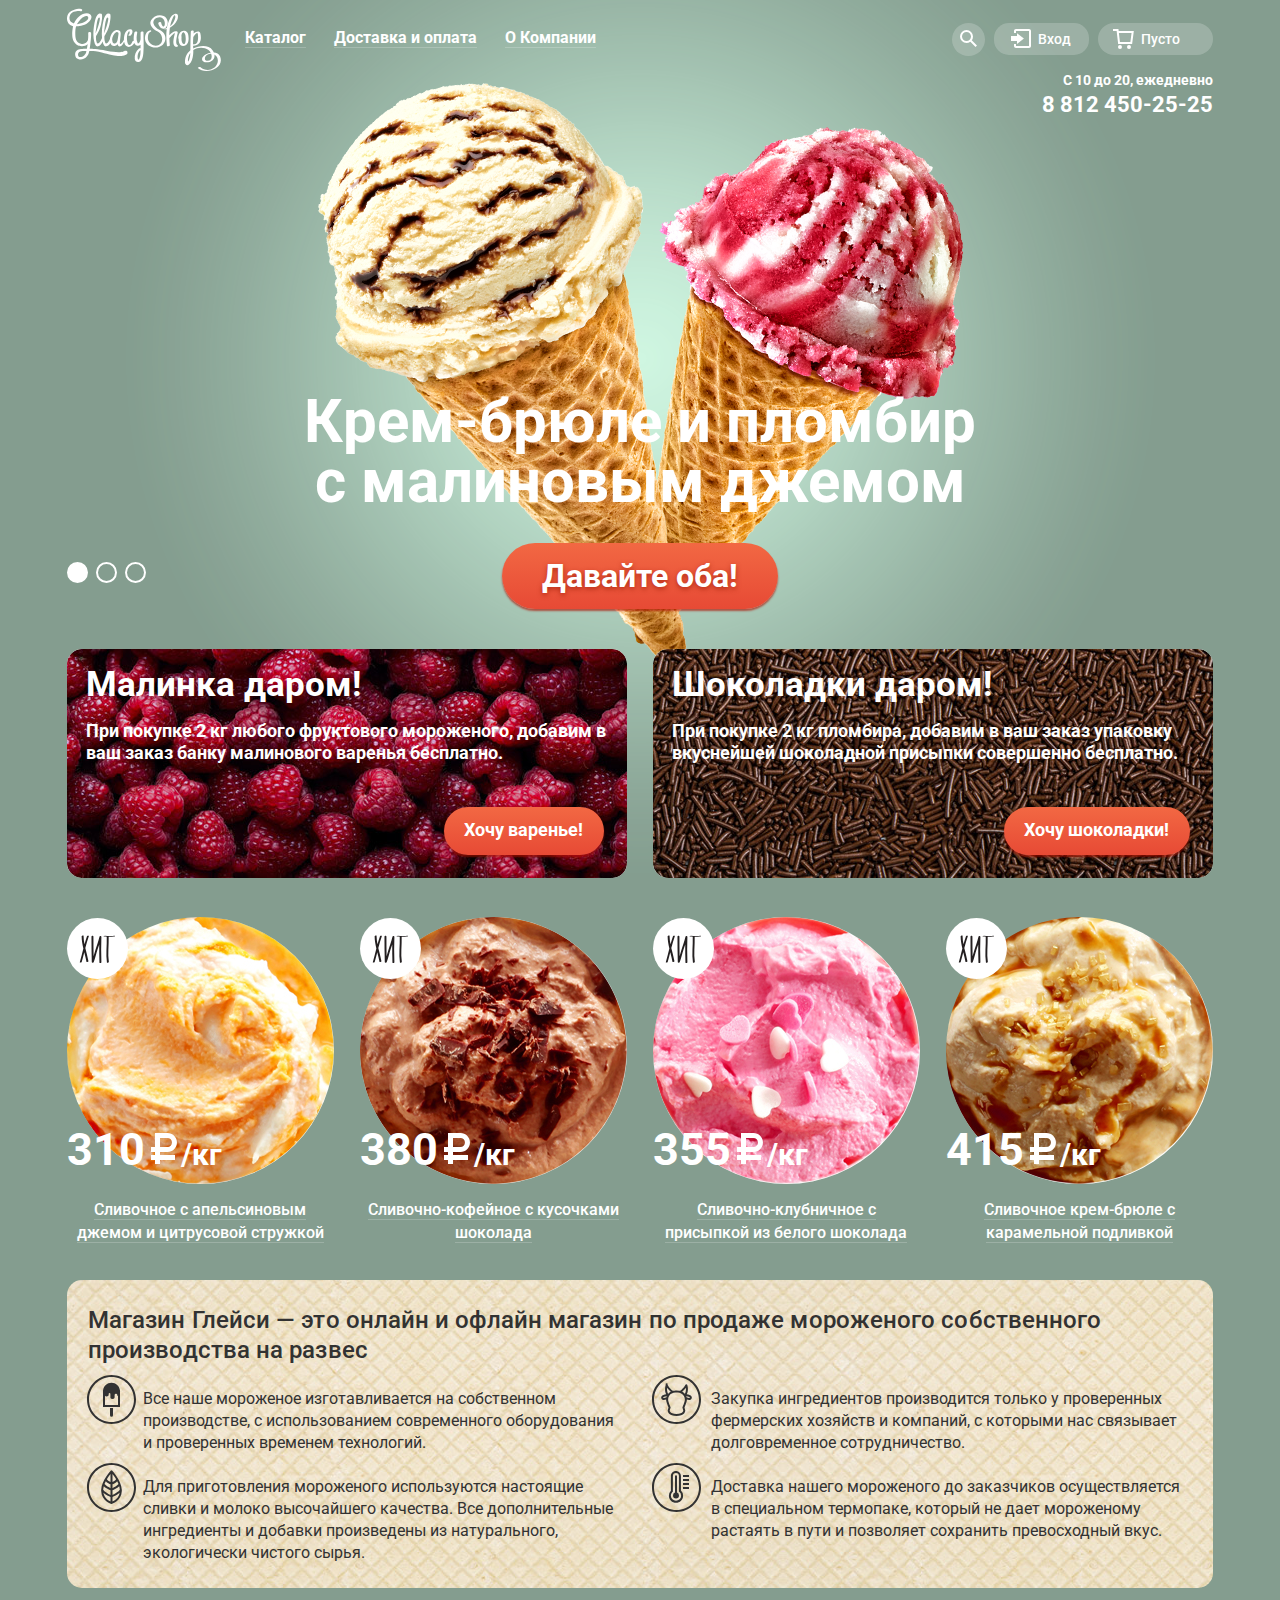
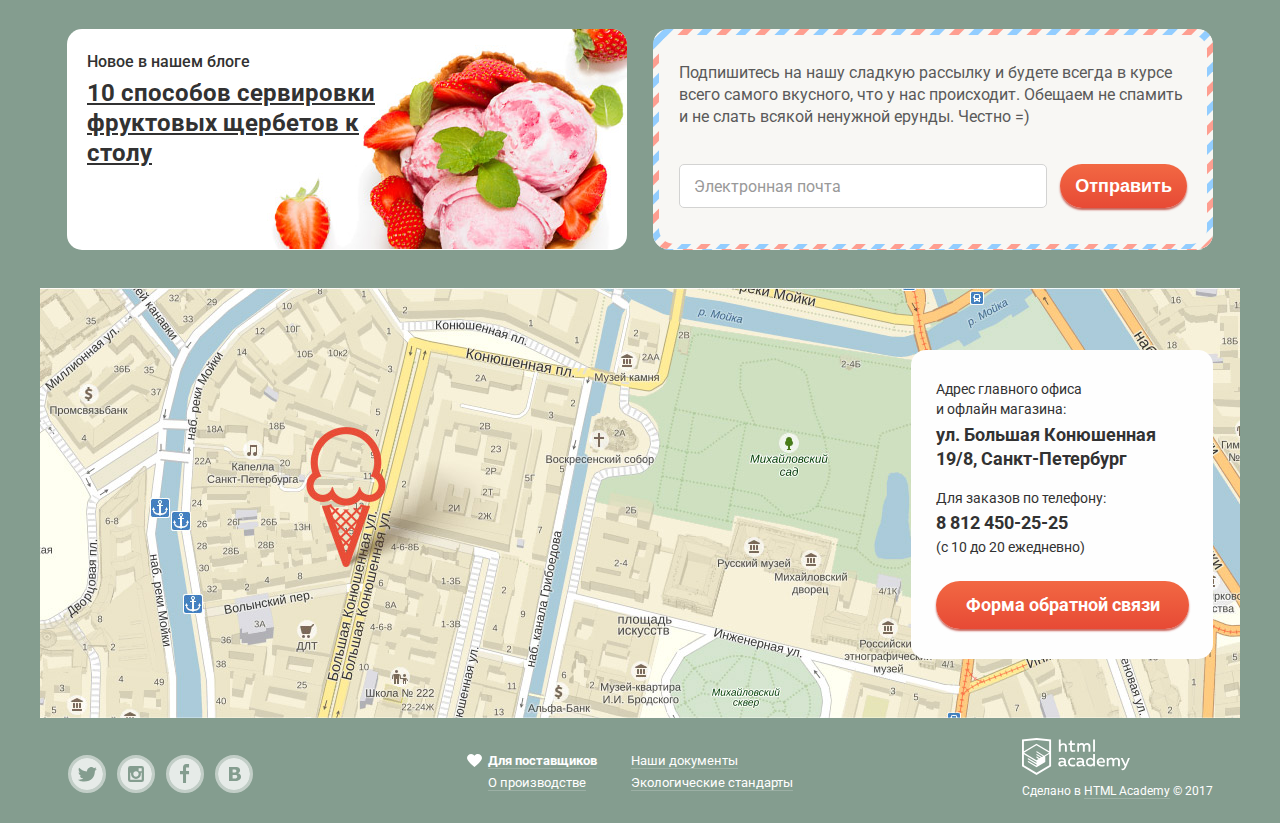
<file: index.html>
<!DOCTYPE html>
<html lang="ru">

  <head>
    <meta charset="utf-8">
    <meta name="format-detection" content="telephone=no">
    <title>HTML Academy: Глейси</title>
    <link rel="stylesheet" href="css/normalize.css">
    <link rel="stylesheet" href="css/style.min.css">
    <link href="https://fonts.googleapis.com/css?family=Roboto:400,500,700" rel="stylesheet">
  </head>

  <body>

    <input class="slider-radio" type="radio" id="btn-1" name="toggle" checked>
    <input class="slider-radio" type="radio" id="btn-2" name="toggle">
    <input class="slider-radio" type="radio" id="btn-3" name="toggle">

    <div class="site-wrapper">
      <header class="main-header container">
        <nav class="main-navigation">
          <img src="img/logo.svg" width="154" height="64" alt="Логотип Глейси">
          <ul class="site-navigation">
            <li class="site-item">
              <a class="item-catalog" href="catalog.html"><span class="borderline">Каталог</span></a>
              <ul class="main-navigation-sub">
                <li class="main-navigation-title">Новинки
                </li>
                <li class="sub-item"><a class="sub-link" href="catalog.html">Сливочное</a>
                </li>
                <li class="sub-item"><a class="sub-link" href="#">Щербеты</a>
                </li>
                <li class="sub-item"><a  class="sub-link" href="#">Фруктовый лёд</a>
                </li>
                <li class="sub-item"><a  class="sub-link" href="#">Мелорин</a>
                </li>
              </ul>
            </li>
            <li class="site-item"><a href="#"><span class="borderline">Доставка и оплата</span></a>
            </li>
            <li class="site-item"><a href="#"><span class="borderline">О Компании</span></a>
            </li>
          </ul>
          <aside class="user-information">
            <ul class="user-navigation">
              <li class="search-link">
                <a class="search-link-item" href="#">
                    <span class="visually-hidden">Поиск</span>
                    <svg xmlns="http://www.w3.org/2000/svg" xmlns:xlink="http://www.w3.org/1999/xlink" width="17" height="17" viewBox="0 0 17 17">
                      <path d="M16.958 15.527L11.75 10.32A6.455 6.455 0 0 0 13 6.5 6.5 6.5 0 1 0 6.5 13a6.465 6.465 0 0 0 3.839-1.263l5.205 5.204 1.414-1.414zM6.5 11C4.019 11 2 8.981 2 6.5S4.019 2 6.5 2 11 4.019 11 6.5 8.981 11 6.5 11z" />
                    </svg>
                  </a>
                <form class="form-search" method="post">
                  <label class="search-form" for="search">
                    <span class="visually-hidden">Поиск</span>
                    <input type="search" name="search" id="search">
                    <span class="search-form-placeholder">Что ищем?</span>
                  </label>
                </form>
              </li>
              <li class="login-items">
                <a class="login-link" href="#login.html">Вход
                  <svg class="login-image" xmlns="http://www.w3.org/2000/svg" xmlns:xlink="http://www.w3.org/1999/xlink" width="21" height="19" viewBox="0 0 21 19">
                    <g>
                      <path d="M6 14.875L12.917 9.5 6 4.125v2.917H-.042v4.917H6z"/>
                      <path d="M18 0H5C3.9 0 3 .9 3 2v2h2V2h13v15H5v-2H3v2c0 1.1.9 2 2 2h13c1.1 0 2-.9 2-2V2c0-1.1-.9-2-2-2z"/>
                    </g>
                  </svg>
                </a>
                <form class="form-sign" action="#" method="get">
                  <div class="form-login">
                    <label class="login-email" for="login">
                      <span class="visually-hidden">Электронная почта</span>
                      <input type="email" name="login" id="login" required>
                      <span class="form-login-placeholder">Электронная почта</span>
                    </label>
                    <label class="login-password" for="password">
                      <span class="visually-hidden">Пароль</span>
                      <input type="password" name="password" id="password" required>
                      <span class="form-password-placeholder">Пароль</span>
                    </label>
                  </div>
                  <div class="login-enter">
                    <button class="button" type="submit" name="enter">
                        <span class="enter-title">Войти</span>
                    </button>
                    <div class="login-hrefs">
                      <a href="#">Забыли пароль?</a>
                      <a href="#">Новая регистрация</a>
                    </div>
                  </div>
                </form>
              </li>
              <li class="basket-link">
                <a class="basket-link-empty" href="#">Пусто
                  <svg xmlns="http://www.w3.org/2000/svg" width="21" height="20" viewBox="0 0 21 20">
                    <g>
                      <path d="M5.657 2.031L5.422 0H0v2h3.64l1.5 13h13.988l1.699-12.969H5.657zM17.372 13H6.922L5.888 4.031h12.66L17.372 13z"/>
                      <circle cx="6.984" cy="18" r="2"/>
                      <circle cx="15.984" cy="18" r="2"/>
                    </g>
                  </svg>
                </a>
              </li>
            </ul>
            <div class="working-information">
              <p class="working-time">С 10 до 20, ежедневно</p>
              <p class="working-phone">8 812 450-25-25</p>
            </div>
          </aside>
        </nav>
      </header>

      <main class="container">
        <h1 class="visually-hidden">Магазин мороженого «Глейси»</h1>
        <section class="main-banner">
          <h2 class="visually-hidden">Предложения</h2>
          <div class="slider">
            <div class="slide" id="slide1">
              <p class="slide-text">Крем-брюле и пломбир с малиновым джемом</p>
              <a class="button slide-btn" href="#">Давайте оба!</a>
            </div>
            <div class="slide" id="slide2">
              <p class="slide-text">Шоколадный пломбир и лимонный сорбет</p>
              <a class="button slide-btn" href="#">Давайте оба!</a>
            </div>
            <div class="slide" id="slide3">
              <p class="slide-text">Пломбир с помадкой и клубничный щербет</p>
              <a class="button slide-btn" href="#">Давайте оба!</a>
            </div>
            <div class="slider-controls">
              <label for="btn-1"></label>
              <label for="btn-2"></label>
              <label for="btn-3"></label>
            </div>
          </div>
        </section>
        <section class="banners">
          <article class="banner-left">
            <h2 class="banner-title">Малинка даром!</h2>
            <p class="banner-text">При покупке 2 кг любого фруктового мороженого, добавим в ваш заказ банку малинового варенья бесплатно.</p>
            <a class="button banner-btn" href="#">Хочу варенье!</a>
          </article>
          <article class="banner-right">
            <h2 class="banner-title">Шоколадки даром!</h2>
            <p class="banner-text">При покупке 2 кг пломбира, добавим в ваш заказ упаковку вкуснейшей шоколадной присыпки совершенно бесплатно.</p>
            <a class="button banner-btn" href="#">Хочу шоколадки!</a>
          </article>
        </section>
        <section class="popular">
          <h2 class="visually-hidden">Хиты</h2>
          <article class="popular-item">
            <p class="catalog-item-image">
              <img src="img/ice-1.jpg" width="267" height="267" alt="Мороженое">
            </p>
            <p class="catalog-item-price">
              <b>
                <span class="catalog-price">310</span> 
                <span class="catalog-weight">/кг</span>
              </b>
            </p>
            <h3>
              <a href="#"><span class="underline">Сливочное с апельсиновым джемом и цитрусовой стружкой</span></a>
            </h3>
            <div class="item-hover">
              <button class="button btn-red-catalog" type="button">Быстрый просмотр</button>
            </div>
          </article>
          <article class="popular-item">
            <p class="catalog-item-image">
              <img src="img/ice-2.jpg" width="267" height="267" alt="Мороженое">
            </p>
            <p class="catalog-item-price">
              <b>
                <span class="catalog-price">380</span> 
                <span class="catalog-weight">/кг</span>
              </b>
            </p>
            <h3>
              <a href="#"><span class="underline">Сливочно-кофейное с кусочками шоколада</span></a>
            </h3>
            <div class="item-hover">
              <button class="button btn-red-catalog" type="button">Быстрый просмотр</button>
            </div>
          </article>
          <article class="popular-item">
            <p class="catalog-item-image">
              <img src="img/ice-3.jpg" width="267" height="267" alt="Мороженое">
            </p>
            <p class="catalog-item-price">
              <b>
                <span class="catalog-price">355</span> 
                <span class="catalog-weight">/кг</span>
              </b>
            </p>
            <h3>
              <a href="#"><span class="underline">Сливочно-клубничное с присыпкой из белого шоколада</span></a>
            </h3>
            <div class="item-hover">
              <button class="button btn-red-catalog" type="button">Быстрый просмотр</button>
            </div>
          </article>
          <article class="popular-item">
            <p class="catalog-item-image">
              <img src="img/ice-4.jpg" width="267" height="267" alt="Мороженое">
            </p>
            <p class="catalog-item-price">
              <b>
                <span class="catalog-price">415</span> 
                <span class="catalog-weight">/кг</span>
              </b>
            </p>
            <h3>
              <a href="#"><span class="underline">Сливочное крем-брюле с карамельной подливкой</span></a>
            </h3>
            <div class="item-hover">
              <button class="button btn-red-catalog" type="button">Быстрый просмотр</button>
            </div>
          </article>
        </section>
        <section class="features">
          <h2 class="visually-hidden">Преимущества</h2>
          <p class="feature-info">
            Магазин Глейси — это онлайн и офлайн магазин по продаже мороженого собственного производства на развес
          </p>
          <ul class="features-items">
            <li class="features-item">
              <p>Все наше мороженое изготавливается на собственном производстве, с использованием современного оборудования и
                проверенных временем технологий.</p>
            </li>
            <li class="features-item">
              <p>Закупка ингредиентов производится только у проверенных фермерских хозяйств и компаний, с которыми нас связывает
                долговременное сотрудничество.</p>
            </li>
            <li class="features-item">
              <p>Для приготовления мороженого используются настоящие сливки и молоко высочайшего качества. Все дополнительные
                ингредиенты и добавки произведены из натурального, экологически чистого сырья.</p>
            </li>
            <li class="features-item">
              <p>Доставка нашего мороженого до заказчиков осуществляется в специальном термопаке, который не дает мороженому растаять
                в пути и позволяет сохранить превосходный вкус.</p>
            </li>
          </ul>
        </section>
        <div class="news-email">
          <section class="news">
            <h2 class="visually-hidden">Новости</h2>
            <p class="news-title">Новое в нашем блоге</p>
            <h3>
              <a class="blog-title" href="#">10 способов сервировки фруктовых щербетов к столу</a>
            </h3>
          </section>
          <section class="email-list">
            <div class="email-wrapper">
              <h2 class="visually-hidden">Рассылка</h2>
              <p class="email-list-text">Подпишитесь на нашу сладкую рассылку и будете всегда в курсе всего самого вкусного, что у нас происходит. Обещаем
                не спамить и не слать всякой ненужной ерунды. Честно =)</p>
              <form class="email-list-item" action="#" method="post">
                <div class="email-list-wrapper">
                  <label class="email-post" for="email-list-email">
                    <span class="visually-hidden">Электронная почта</span>
                    <input type="email" name="email" id="email-list-email" required>
                    <span class="email-placeholder">Электронная почта</span>
                  </label>
                </div>
                <button class="button email-list-button" type="submit" name="send">Отправить</button>
              </form>
            </div>
          </section>
        </div>
      </main>
      <section class="map" id="map">
        <h2 class="visually-hidden">Как до нас добраться</h2>
        <iframe src="https://yandex.ru/map-widget/v1/-/CBUnzFa33B" width="1200" height="430" allowfullscreen></iframe>
        <img class="map-image" src="img/map.jpg" alt="Магазин по адресу ул. Большая Конюшенная 19/8, Санкт-Петербург" width="1200" height="430">
        <div class="container">
          <div class="container-map">
            <div class="adress-block">
              <p class="adress-block-item">
                Адрес главного офиса
                <br> и офлайн магазина:
              </p>
              <b class="adress-block-item-bold">
                ул. Большая Конюшенная 19/8, Санкт-Петербург
              </b>
              <p class="adress-block-item">
                Для заказов по телефону:
              </p>
              <b class="adress-block-phone">
                8 812 450-25-25
              </b>
              <p class="adress-block-time">(с 10 до 20 ежедневно)</p>
              <a class="button contacts-button" href="#">Форма обратной связи</a>
            </div>
          </div>
        </div>
      </section>
      <footer class="main-footer">
        <div class="footer-social-icons">
          <ul class="footer-social">
            <li class="social-item"><a class="social-button social-button-twitter" href="#"><span class="visually-hidden">Твиттер</span></a>
            </li>
            <li class="social-item"><a class="social-button social-button-instagram" href="#"><span class="visually-hidden">Инстаграм</span></a>
            </li>
            <li class="social-item"><a class="social-button social-button-facebook" href="#"><span class="visually-hidden">Фейсбук</span></a>
            </li>
            <li class="social-item"><a class="social-button social-button-vk" href="#"><span class="visually-hidden">Вконтакте</span></a>
            </li>
          </ul>
        </div>
        <div class="footer-information">
          <ul class="footer-links">
            <li class="footer-link footer-heart"><a href="#"><b class="underline">Для поставщиков</b></a>
            </li>
            <li class="footer-link"><a href="#"><span class="underline">Наши документы</span></a>
            </li>
            <li class="footer-link"><a href="#"><span class="underline">О производстве</span></a>
            </li>
            <li class="footer-link"><a href="#"><span class="underline">Экологические стандарты</span></a>
            </li>
          </ul>
        </div>
        <div class="footer-copyright">
          <p class="copyright-text">Сделано в <a class="copyright-link" href="https://htmlacademy.ru/intensive/htmlcss"><span class="underline">HTML Academy</span></a>          &copy; 2017
          </p>
          <a class="footer-logo" href="https://htmlacademy.ru/intensive/htmlcss">
            <img src="img/logo-htmlacademy.svg" width="108" height="39" alt="HTML Academy">
          </a>
        </div>
      </footer>
      <div class="modal-overlay">
      </div>
      <section class="modal-content">
        <h2 class="visually-hidden">Обратная связь</h2>
        <form action="#" method="post" novalidate>
          <p class="modal-content-title">Мы обязательно вам ответим!</p>
          <div class="form-item">
            <p>
              <label for="feedback-name"><span class="visually-hidden">Имя</span>
                <input type="text" name="feedback-name" id="feedback-name" required>
                <span class="modal-content-placeholder">Как вас зовут?</span>
              </label>
            </p>
            <p>
              <label for="feedback-email"><span class="visually-hidden">Поиск</span>
                <input type="email" name="feedback-email" id="feedback-email" required>
                <span class="modal-content-placeholder">Ваша почта для ответа?</span>
              </label>
            </p>
            <p>
              <label for="feedback-text"><span class="visually-hidden">Текст</span>
                <textarea name="feedback-text" id="feedback-text" rows="4" cols="55" required></textarea>
                <span class="modal-content-placeholder">Напишите что-нибудь...</span>
              </label>
            </p>
            <button class="button modal-btn" type="submit"><span>Отправить</span></button>
            <button class="modal-content-close" type="button" title="Закрыть">Закрыть</button>
          </div> 
        </form>
      </section>
    </div>

    <script src="js/script.min.js"></script>

  </body>

  </html>
</file>
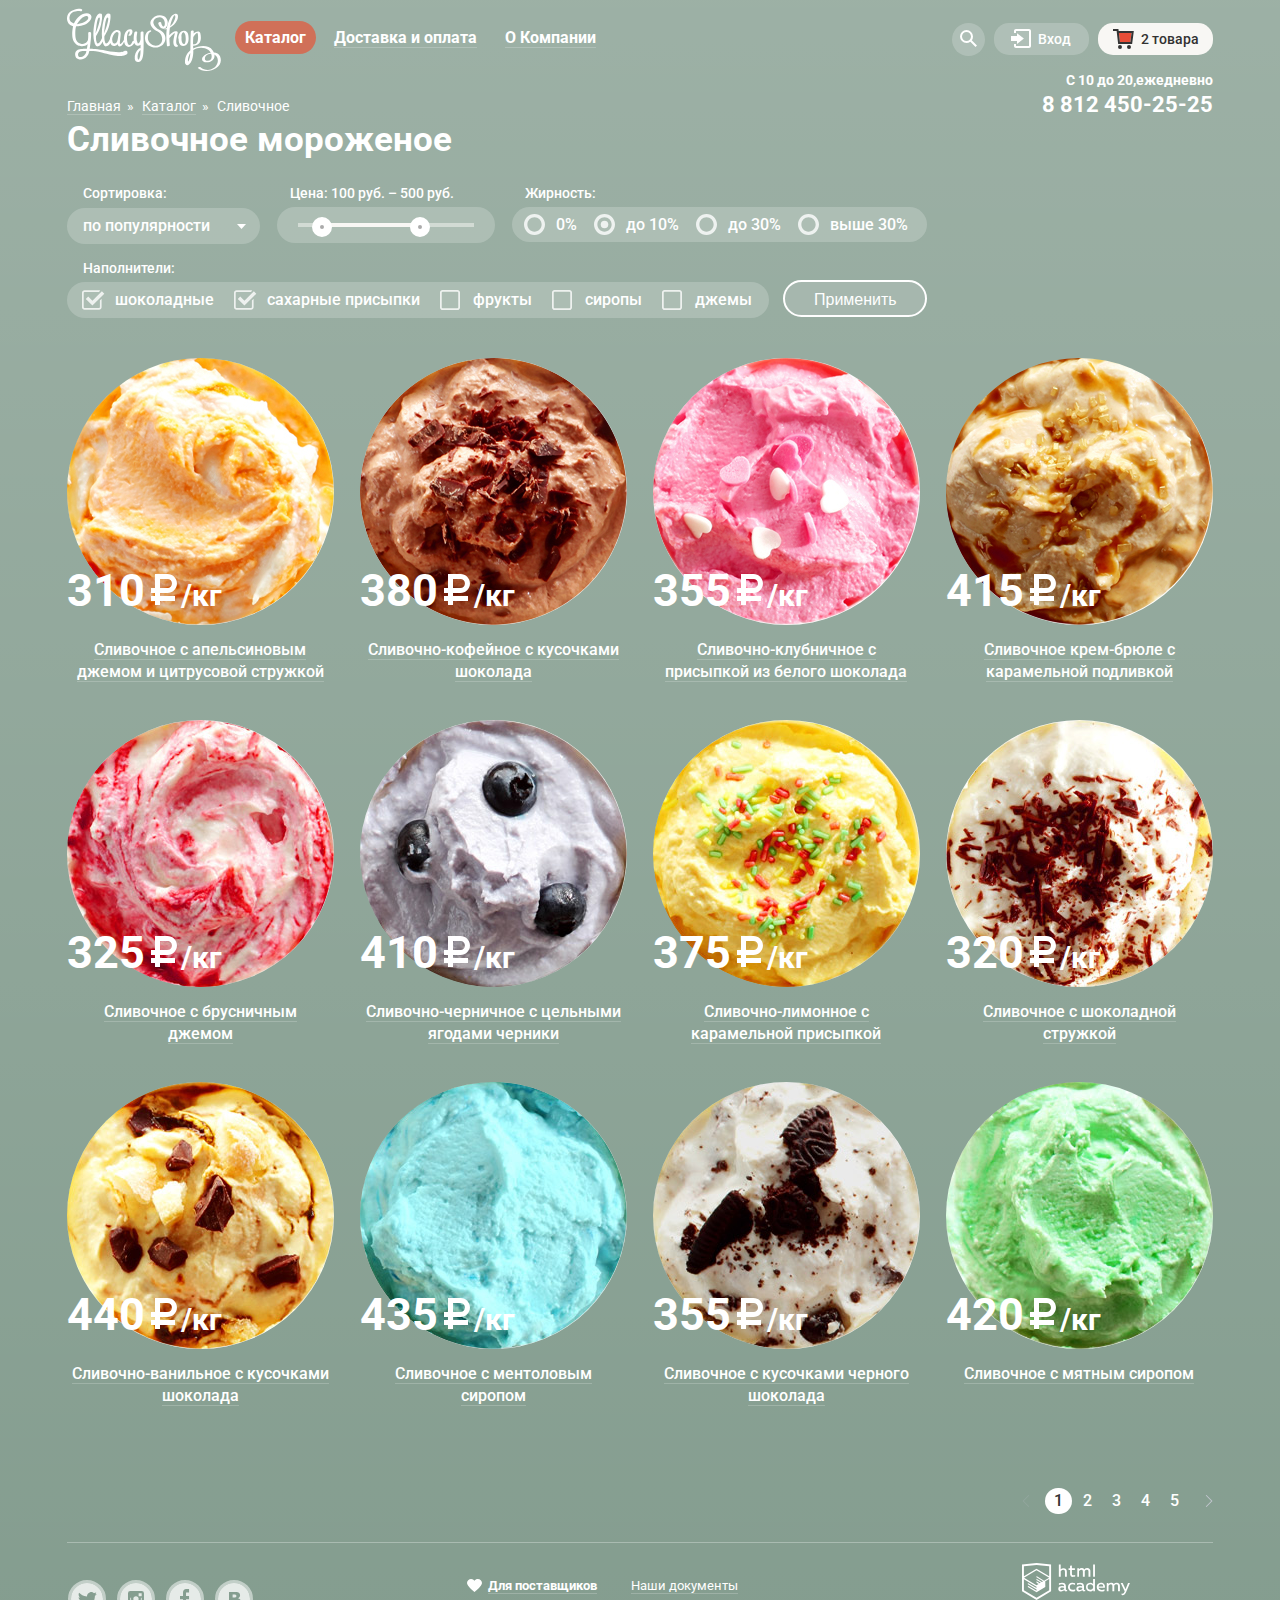
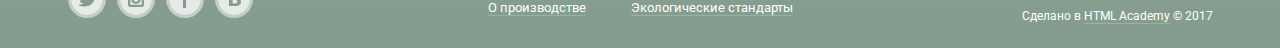
<file: catalog.html>
<!DOCTYPE html>
<html lang="ru">

  <head>
    <meta charset="utf-8">
    <meta name="format-detection" content="telephone=no">
    <title>HTML Academy: Глейси</title>
    <link rel="stylesheet" href="css/normalize.css">
    <link rel="stylesheet" href="css/style.min.css">
    <link href="https://fonts.googleapis.com/css?family=Roboto:400,500,700" rel="stylesheet">
  </head>

  <body>

    <div class="site-wrapper-2">
      <header class="main-header container">
        <nav class="main-navigation">
          <a href="index.html">
            <img src="img/logo.svg" width="154" height="64" alt="Логотип Глейси">
          </a>
          <ul class="site-navigation">
            <li class="site-item"><a class="site-navigation-current" href="catalog.html">Каталог</a>
              <ul class="main-navigation-sub">
                <li class="main-navigation-title">Новинки
                </li>
                <li class="sub-item active">
                  <a class="item-catalog" href="catalog.html"><span class="active-link">Сливочное</span></a>
                </li>
                <li class="sub-item"><a href="#">Щербеты</a>
                </li>
                <li class="sub-item"><a href="#">Фруктовый лёд</a>
                </li>
                <li class="sub-item"><a href="#">Мелорин</a>
                </li>
              </ul>
            </li>
            <li class="site-item"><a href="#"><span class="borderline">Доставка и оплата</span></a>
            </li>
            <li class="site-item"><a href="#"><span class="borderline">О Компании</span></a>
            </li>
          </ul>
          <aside class="user-information">
            <ul class="user-navigation">
              <li class="search-link">
                <a class="search-link-item" href="#"><span class="visually-hidden">Поиск</span>
                  <svg xmlns="http://www.w3.org/2000/svg" xmlns:xlink="http://www.w3.org/1999/xlink" width="17" height="17" viewBox="0 0 17 17">
                    <path d="M16.958 15.527L11.75 10.32A6.455 6.455 0 0 0 13 6.5 6.5 6.5 0 1 0 6.5 13a6.465 6.465 0 0 0 3.839-1.263l5.205 5.204 1.414-1.414zM6.5 11C4.019 11 2 8.981 2 6.5S4.019 2 6.5 2 11 4.019 11 6.5 8.981 11 6.5 11z"/>
                  </svg>
                </a>
                <form class="form-search" method="post">
                  <label class="search-form" for="search">
                    <span class="visually-hidden">Поиск</span>
                    <input type="search" name="search" id="search">
                    <span class="search-form-placeholder">Что ищем?</span>
                  </label>
                </form>
              </li>
              <li class="login-items">
                <a class="login-link" href="#login.html">Вход
                  <svg class="login-image" xmlns="http://www.w3.org/2000/svg" xmlns:xlink="http://www.w3.org/1999/xlink" width="21" height="19" viewBox="0 0 21 19">
                    <g>
                      <path d="M6 14.875L12.917 9.5 6 4.125v2.917H-.042v4.917H6z"/>
                      <path d="M18 0H5C3.9 0 3 .9 3 2v2h2V2h13v15H5v-2H3v2c0 1.1.9 2 2 2h13c1.1 0 2-.9 2-2V2c0-1.1-.9-2-2-2z"/>
                    </g>
                  </svg>
                </a>
                <form class="form-sign" action="#" method="get">
                  <div class="form-login">
                    <label class="login-email" for="login">
                      <span class="visually-hidden">Электронная почта</span>
                      <input type="email" name="login" id="login" required>
                      <span class="form-login-placeholder">Электронная почта</span>
                    </label>
                    <label class="login-password" for="password">
                      <span class="visually-hidden">Пароль</span>
                      <input type="password" name="password" id="password" required>
                      <span class="form-password-placeholder">Пароль</span>
                    </label>
                  </div>
                  <div class="login-enter">
                    <button class="button" type="submit" name="enter">
                      <span class="enter-title">Войти</span>
                    </button>
                    <div class="login-hrefs">
                      <a href="#">Забыли пароль?</a>
                      <a href="#">Новая регистрация</a>
                    </div>
                  </div>
                </form>
              </li>
              <li class="basket-link">
                <a class="basket-item" href="#">2 товара</a>
                <div class="basket-wrapper">
                  <table class="basket-table">
                    <caption class="basket-price">Итого: 750 руб.</caption>
                    <tbody>
                      <tr class="basket-row-1">
                        <td class="basket-cell-1">
                          <button class="basket-btn-delete" type="button">Удалить</button>
                        </td>
                        <td class="basket-cell-2">
                          <img src="img/ice-basket-1.jpg" width="33" height="33" alt="Пломбир с апельсиновым джемом">
                        </td>
                        <td class="basket-cell-3">Пломбир с апельсиновым джемом</td>
                        <td class="basket-cell-4">
                          1,5 кг x <span class="item-price">200 руб.</span>
                        </td>
                        <td class="basket-cell-5">300 руб.</td>
                      </tr>
                      <tr class="basket-row-2">
                        <td class="basket-cell-1">
                          <button class="basket-btn-delete" type="button">Удалить</button>
                        </td>
                        <td class="basket-cell-2">
                          <img src="img/ice-basket-2.jpg" width="33" height="33" alt="Клубничный пломбир с присыпкой из белого шоколада">
                        </td>
                        <td class="basket-cell-3">Клубничный пломбир с присыпкой из белого шоколада</td>
                        <td class="basket-cell-4">
                          1,5 кг x <span class="item-price">300 руб.</span>
                        </td>
                        <td class="basket-cell-5">450 руб.</td>
                      </tr>
                    </tbody>
                  </table>
                  <div class="table-button">
                    <a class="button red-btn-basket" href="#">Оформить заказ</a>
                  </div>
                </div>
              </li>
            </ul>
            <div class="working-information">
              <p class="working-time">С 10 до 20,ежедневно</p>
              <p class="working-phone"><a>8 812 450-25-25</a></p>
            </div>
          </aside>
        </nav>
      </header>

      <main class="container">
        <ul class="breadcrumbs titles">
          <li><a href="index.html"><span class="underline">Главная</span></a>
          </li>
          <li><a href="catalog.html"><span class="underline">Каталог</span></a>
          </li>
          <li class="breadcrumbs-current">Сливочное</li>
        </ul>
        <h1 class="page-title">Сливочное мороженое</h1>
        <section class="filters">
          <h2 class="visually-hidden">Фильтр товаров</h2>
          <form class="filter" method="get" action="#">
            <fieldset class="filters-sort">
              <legend class="titles">Сортировка:</legend>
              <label class="visually-hidden" for="sort">Сортировка:</label>
              <select class="sort-option" id="sort">
                <option value="popular" selected>по популярности</option>
                <option value="cheap">сначала недорогие</option>
                <option value="expensive">сначала дорогие</option>
                <option value="fat-content">по жирности</option>
              </select>
            </fieldset>
            <fieldset class="filters-price">
              <legend class="titles">Цена: <span class="filter-min-price">100 руб.</span> – <span class="filter-max-price">500 руб.</span>
              </legend>
              <div class="filter-field-price">
                <div class="filter-price-scale">
                  <div class="filter-price-bar"></div>
                </div>
                <div class="filter-price-toggle  filter-toggle-min"></div>
                <div class="filter-price-toggle  filter-toggle-max"></div>
              </div>
            </fieldset>
            <fieldset class="filters-fat">
              <legend class="titles">Жирность:</legend>
              <ul class="fat">
                <li class="filter-option">
                  <input class="visually-hidden filter-radio-input" type="radio" name="fat-percent" value="zero" id="filter-zero">
                  <label class="filter-radio-label" for="filter-zero">0%</label>
                </li>
                <li class="filter-option">
                  <input class="visually-hidden ffilter-radio-input" type="radio" name="fat-percent" value="less-ten" id="filter-ten" checked>
                  <label class="filter-radio-label" for="filter-ten"> до 10% </label>
                </li>
                <li class="filter-option">
                  <input class="visually-hidden filter-radio-input" type="radio" name="fat-percent" value="less-30" id="filter-30">
                  <label class="filter-radio-label" for="filter-30">до 30%</label>
                </li>
                <li class="filter-option">
                  <input class="visually-hidden filter-radio-input" type="radio" name="fat-percent" value="higher-30" id="filter-higher-30">
                  <label class="filter-radio-label" for="filter-higher-30">выше 30%</label>
                </li>
              </ul>
            </fieldset>
            <fieldset class="filters-fillers">
              <legend class="titles">Наполнители:</legend>
              <ul class="fillers">
                <li class="filler-option">
                  <input class="visually-hidden" type="checkbox" name="chocolate" id="filter-chocolate" checked>
                  <label for="filter-chocolate">шоколадные</label>
                </li>
                <li class="filler-option">
                  <input class="visually-hidden" type="checkbox" name="sugar" id="filter-sugar" checked>
                  <label for="filter-sugar">сахарные присыпки</label>
                </li>
                <li class="filler-option">
                  <input class="visually-hidden" type="checkbox" name="fruits" id="filter-fruits">
                  <label for="filter-fruits">фрукты</label>
                </li>
                <li class="filler-option">
                  <input class="visually-hidden" type="checkbox" name="syrup" id="filter-syrup">
                  <label for="filter-syrup">сиропы</label>
                </li>
                <li class="filler-option">
                  <input class="visually-hidden" type="checkbox" name="jam" id="filter-jam">
                  <label for="filter-jam">джемы</label>
                </li>
              </ul>
            </fieldset>
            <button class="filter-button" type="submit">Применить</button>
          </form>
        </section>
        <section class="catalog">
          <h2 class="visually-hidden">Список мороженого</h2>
          <div class="catalog-wrapper">
            <article class="catalog-item">
              <p class="catalog-item-image">
                <img src="img/ice-1.jpg" width="267" height="267" alt="Мороженое">
              </p>
              <p class="catalog-item-price">
                <b>
                  <span class="catalog-price">310</span> 
                  <span class="catalog-weight">/кг</span>
                </b>
              </p>
              <h3>
                <a href="#"><span class="underline">Сливочное с апельсиновым джемом и цитрусовой стружкой</span></a>
              </h3>
              <div class="item-hover">
                <button class="button btn-red-catalog" type="button">Быстрый просмотр</button>
              </div>
            </article>
            <article class="catalog-item">
              <p class="catalog-item-image">
                <img src="img/ice-2.jpg" width="267" height="267" alt="Мороженое">
              </p>
              <p class="catalog-item-price">
                <b>
                  <span class="catalog-price">380</span>
                  <span class="catalog-weight">/кг</span>
                </b>
              </p>
              <h3>
                <a href="#"><span class="underline">Сливочно-кофейное с кусочками шоколада</span></a>
              </h3>
              <div class="item-hover">
                <button class="button btn-red-catalog" type="button">Быстрый просмотр</button>
              </div>
            </article>
            <article class="catalog-item">
              <p class="catalog-item-image">
                <img src="img/ice-3.jpg" width="267" height="267" alt="Мороженое">
              </p>
              <p class="catalog-item-price">
                <b>
                  <span class="catalog-price">355</span>
                  <span class="catalog-weight">/кг</span>
                </b>
              </p>
              <h3>
                <a href="#"><span class="underline">Сливочно-клубничное с присыпкой из белого шоколада</span></a>
              </h3>
              <div class="item-hover">
                <button class="button btn-red-catalog" type="button">Быстрый просмотр</button>
              </div>
            </article>
            <article class="catalog-item">
              <p class="catalog-item-image">
                <img src="img/ice-4.jpg" width="267" height="267" alt="Мороженое">
              </p>
              <p class="catalog-item-price">
                <b>
                  <span class="catalog-price">415</span> 
                  <span class="catalog-weight">/кг</span>
                </b>
              </p>
              <h3>
                <a href="#"><span class="underline">Сливочное крем-брюле с карамельной подливкой</span></a>
              </h3>
              <div class="item-hover">
                <button class="button btn-red-catalog" type="button">Быстрый просмотр</button>
              </div>
            </article>
            <article class="catalog-item">
              <p class="catalog-item-image">
                <img src="img/ice-5.jpg" width="267" height="267" alt="Мороженое">
              </p>
              <p class="catalog-item-price">
                <b>
                  <span class="catalog-price">325</span> 
                  <span class="catalog-weight">/кг</span>
                </b>
              </p>
              <h3>
                <a href="#"><span class="underline">Сливочное с брусничным джемом</span></a>
              </h3>
              <div class="item-hover">
                <button class="button btn-red-catalog" type="button">Быстрый просмотр</button>
              </div>
            </article>
            <article class="catalog-item">
              <p class="catalog-item-image">
                <img src="img/ice-6.jpg" width="267" height="267" alt="Мороженое">
              </p>
              <p class="catalog-item-price">
                <b>
                  <span class="catalog-price">410</span> 
                  <span class="catalog-weight">/кг</span>
                </b>
              </p>
              <h3>
                <a href="#"><span class="underline">Сливочно-черничное с цельными ягодами черники</span></a>
              </h3>
              <div class="item-hover">
                <button class="button btn-red-catalog" type="button">Быстрый просмотр</button>
              </div>
            </article>
            <article class="catalog-item">
              <p class="catalog-item-image">
                <img src="img/ice-7.jpg" width="267" height="267" alt="Мороженое">
              </p>
              <p class="catalog-item-price">
                <b>
                  <span class="catalog-price">375</span>
                  <span class="catalog-weight">/кг</span>
                </b>
              </p>
              <h3>
                <a href="#"><span class="underline">Сливочно-лимонное с карамельной присыпкой</span></a>
              </h3>
              <div class="item-hover">
                <button class="button btn-red-catalog" type="button">Быстрый просмотр</button>
              </div>
            </article>
            <article class="catalog-item">
              <p class="catalog-item-image">
                <img src="img/ice-8.jpg" width="267" height="267" alt="Мороженое">
              </p>
              <p class="catalog-item-price">
                <b>
                  <span class="catalog-price">320</span> 
                  <span class="catalog-weight">/кг</span>
                </b>
              </p>
              <h3>
                <a href="#"><span class="underline">Сливочное с шоколадной стружкой</span></a>
              </h3>
              <div class="item-hover">
                <button class="button btn-red-catalog" type="button">Быстрый просмотр</button>
              </div>
            </article>
            <article class="catalog-item">
              <p class="catalog-item-image">
                <img src="img/ice-9.jpg" width="267" height="267" alt="Мороженое">
              </p>
              <p class="catalog-item-price">
                <b>
                  <span class="catalog-price">440</span>
                  <span class="catalog-weight">/кг</span>
                </b>
              </p>
              <h3>
                <a href="#"><span class="underline">Сливочно-ванильное с кусочками шоколада</span></a>
              </h3>
              <div class="item-hover">
                <button class="button btn-red-catalog" type="button">Быстрый просмотр</button>
              </div>
            </article>
            <article class="catalog-item">
              <p class="catalog-item-image">
                <img src="img/ice-10.jpg" width="267" height="267" alt="Мороженое">
              </p>
              <p class="catalog-item-price">
                <b>
                  <span class="catalog-price">435</span>
                  <span class="catalog-weight">/кг</span>
                </b>
              </p>
              <h3>
                <a href="#"><span class="underline">Сливочное с ментоловым сиропом</span></a>
              </h3>
              <div class="item-hover">
                <button class="button btn-red-catalog" type="button">Быстрый просмотр</button>
              </div>
            </article>
            <article class="catalog-item">
              <p class="catalog-item-image">
                <img src="img/ice-11.jpg" width="267" height="267" alt="Мороженое">
              </p>
              <p class="catalog-item-price">
                <b>
                  <span class="catalog-price">355</span> 
                  <span class="catalog-weight">/кг</span>
                </b>
              </p>
              <h3>
                <a href="#"><span class="underline">Сливочное с кусочками черного шоколада</span></a>
              </h3>
              <div class="item-hover">
                <button class="button btn-red-catalog" type="button">Быстрый просмотр</button>
              </div>
            </article>
            <article class="catalog-item">
              <p class="catalog-item-image">
                <img src="img/ice-12.jpg" width="267" height="267" alt="Мороженое">
              </p>
              <p class="catalog-item-price">
                <b>
                  <span class="catalog-price">420</span> 
                  <span class="catalog-weight">/кг</span>
                </b>
              </p>
              <h3>
                <a href="#"><span class="underline">Сливочное с мятным сиропом</span></a>
              </h3>
              <div class="item-hover">
                <button class="button btn-red-catalog" type="button">Быстрый просмотр</button>
              </div>
            </article>
          </div>
        </section>
        <section>
          <h2 class="visually-hidden">Пагинация</h2>
          <ul class="pagination-list">
            <li class="pagination-item  pagination-item-prev  pagination-prev-disabled"><a href="#"><span class="visually-hidden">Предыдущая страница</span></a>
            </li>
            <li class="pagination-item pagination-item-current"><a>1</a>
            </li>
            <li class="pagination-item"><a href="#">2</a>
            </li>
            <li class="pagination-item"><a href="#">3</a>
            </li>
            <li class="pagination-item"><a href="#">4</a>
            </li>
            <li class="pagination-item"><a href="#">5</a>
            </li>
            <li class="pagination-item pagination-item-next"><a href="#"></a>
            </li>
          </ul>
        </section>
      </main>

      <footer class="main-footer">
        <div class="footer-social-icons">
          <ul class="footer-social">
            <li class="social-item"><a class="social-button social-button-twitter" href="#"><span class="visually-hidden">Твиттер</span></a>
            </li>
            <li class="social-item"><a class="social-button social-button-instagram" href="#"><span class="visually-hidden">Инстаграм</span></a>
            </li>
            <li class="social-item"><a class="social-button social-button-facebook" href="#"><span class="visually-hidden">Фейсбук</span></a>
            </li>
            <li class="social-item"><a class="social-button social-button-vk" href="#"><span class="visually-hidden">Вконтакте</span></a>
            </li>
          </ul>
        </div>
        <div class="footer-information">
          <ul class="footer-links">
            <li class="footer-link footer-heart"><a href="#"><b class="underline">Для поставщиков</b></a>
            </li>
            <li class="footer-link"><a href="#"><span class="underline">Наши документы</span></a>
            </li>
            <li class="footer-link"><a href="#"><span class="underline">О производстве</span></a>
            </li>
            <li class="footer-link"><a href="#"><span class="underline">Экологические стандарты</span></a>
            </li>
          </ul>
        </div>
        <div class="footer-copyright">
          <p class="copyright-text">Сделано в <a class="copyright-link" href="https://htmlacademy.ru/intensive/htmlcss"><span class="underline">HTML Academy</span></a> &copy; 2017
          </p>
          <a class="footer-logo" href="https://htmlacademy.ru/intensive/htmlcss">
            <img src="img/logo-htmlacademy.svg" width="108" height="39" alt="HTML Academy">
          </a>
        </div>
      </footer>

    </div>
  </body>

</html>
</file>
<file: css/style.min.css>
.form.form-sign:before,.search-link .form-search::before,.search-link-item svg{content:""}.main-navigation,.site-navigation{-webkit-box-orient:horizontal;-webkit-box-direction:normal}.banners,.footer-copyright,.login-items .form-sign,.main-navigation,.site-navigation{-webkit-box-direction:normal}.sort-option,body{font-family:Roboto,Arial,sans-serif}.container .titles,.features-items,.filters .titles,.footer-information ul,.footer-social,.main-navigation-sub,.site-navigation,.user-information{list-style:none}body{margin:0;padding:0;font-size:16px;line-height:22px;color:#000;background-color:#849d8f}body>input[type=radio]{display:none}.banners h2,.container h1{font-size:35px;line-height:41px;font-weight:700;color:#fff}.catalog-item h3{font-size:16px;line-height:22px;color:#fff}.news h3{font-size:24px;line-height:30px;font-weight:700;color:#323232}a{text-decoration:none;color:#fff;cursor:pointer}.visually-hidden{position:absolute;overflow:hidden;clip:rect(0 0 0 0);height:1px;width:1px;margin:-1px;padding:0;border:0}.borderline,.underline,.underline:focus,.underline:hover{border-bottom:1px solid rgba(255,255,255,.2)}.site-wrapper{min-width:1200px;background-repeat:no-repeat;background-position:top center;-webkit-transition:background-image .5s ease,background-color .5s ease;-o-transition:background-image .5s ease,background-color .5s ease;transition:background-image .5s ease,background-color .5s ease}.site-wrapper-2{background:-moz-linear-gradient(top,rgba(255,255,255,.2) 0,rgba(255,255,255,0) 100%);background:-webkit-linear-gradient(top,rgba(255,255,255,.2) 0,rgba(255,255,255,0) 100%);background:linear-gradient(to bottom,rgba(255,255,255,.2) 0,rgba(255,255,255,0) 100%)}.container{margin:0 auto;padding-left:27px;padding-right:27px;width:1146px}.main-navigation{display:-webkit-box;display:-ms-flexbox;display:flex;-ms-flex-direction:row;flex-direction:row;-webkit-box-pack:justify;-ms-flex-pack:justify;justify-content:space-between}.main-header img{padding-top:8px}.site-navigation{display:-webkit-box;display:-ms-flexbox;display:flex;-ms-flex-direction:row;flex-direction:row;-webkit-box-pack:justify;-ms-flex-pack:justify;justify-content:space-between;margin-top:27px;margin-right:auto;padding-left:14px}.site-navigation li{padding-right:8px}.site-navigation a{font-size:16px;line-height:18px;font-weight:700;color:#fff;padding:7px 10px}.site-navigation>a{font-weight:700;line-height:30px;padding:7px 10px}.underline:focus,.underline:hover{color:#ffbc9e}.login-items a:focus,.login-items:hover>a,.search-link a:focus,.search-link:hover>a,.site-item a:focus:not(.sub-link),.site-item:hover>a{color:#323232;background-color:#f7f6f3;border-radius:20px}.site-item>a:active{-webkit-box-shadow:0 2px 2px 0 #696969 inset;box-shadow:0 2px 2px 0 #696969 inset}.site-navigation-current{background-color:#d07058;border-radius:50px}.site-navigation .site-item,.site-navigation .site-navigation-current{position:relative}.item-catalog:focus .main-navigation-sub:hover,.site-item:hover .main-navigation-sub,.site-navigation-current:hover .main-navigation-sub{visibility:visible}.site-navigation .main-navigation-sub{visibility:hidden;position:absolute;top:31px;right:-45px;z-index:10;margin:0;padding:0;width:144px;-webkit-box-sizing:border-box;box-sizing:border-box;background-color:#f7f6f3;border-radius:5px}.site-navigation .main-navigation-sub::before{content:"";position:absolute;top:-5px;width:143px;height:5px;display:block;background-color:transparent}.search-form,.search-link,.user-information,.user-navigation{position:relative}.main-navigation-sub .main-navigation-title{margin:0 auto;padding:13px 63px 10px 20px;font-size:14px;line-height:16px;font-weight:700;color:#323232;border-bottom:1px solid rgba(0,0,0,.1)}.main-navigation-sub a{font-size:14px;line-height:16px;font-weight:400;color:#323232;padding-left:20px}.sub-item{padding-top:5px;padding-bottom:6px}.sub-item:last-child{border-bottom-right-radius:5px;border-bottom-left-radius:5px;padding-bottom:8px}.main-navigation-sub .sub-item:hover{background-color:#fbded7}.main-navigation-sub .sub-item:active,.main-navigation-sub .sub-item:focus{background-color:#f6b5a5}.main-navigation-sub .active{background-color:#d07058}.main-navigation-sub .active:hover{color:#fff;background-color:#d07058}.active-link{color:#fff}.user-navigation{display:-webkit-box;display:-ms-flexbox;display:flex;-webkit-box-pack:justify;-ms-flex-pack:justify;justify-content:space-between;-ms-flex-wrap:wrap;flex-wrap:wrap;margin:0;padding:23px 0 0;width:261px;z-index:2}.user-navigation>li{font-size:14px;line-height:16px;font-weight:500;list-style:none}.search-form-placeholder{position:absolute;top:20px;left:25px;z-index:5;font-size:14px;font-weight:400;line-height:24px;color:#999;-webkit-transform:translateY(40%);-ms-transform:translateY(40%);transform:translateY(40%);cursor:text}.search-link-item{display:block;background-color:rgba(255,255,255,.2);background-repeat:no-repeat;cursor:pointer}.search-link .search-link-item{position:relative;width:33px;height:33px;background-position:50% 50%;border-radius:50%}.search-link-item svg{position:absolute;top:7px;left:8px;width:17px;height:17px;fill:#fff}.login-items:focus .login-image,.login-items:hover .login-image,.search-link:focus svg,.search-link:hover svg,a.login-link:focus .login-image,a.login-link:hover .login-image,a.search-link-item:focus svg,a.search-link-item:hover svg{fill:#000}.search-link-item:hover+.form-search,.search-link:hover .form-search{visibility:visible}.search-link .form-search{visibility:hidden;position:absolute;top:36px;right:0;z-index:10;height:80px;width:340px;background-color:#f8f7f4;border-radius:5px;display:-webkit-box;display:-ms-flexbox;display:flex}.search-link .form-search:hover{visibility:visible}.search-link .form-search::before{position:absolute;top:-5px;background-color:transparent}.search-form input[type=search]{padding:0 10px;margin-top:20px;margin-left:14px;height:45px;width:310px;font-size:14px;font-weight:400;line-height:24px;color:#999;border:1px solid #d3d3d2;border-radius:5px}.login-items{position:relative}.login-items .form-sign{visibility:hidden;position:absolute;top:35px;right:-3px;z-index:1;display:-webkit-box;display:-ms-flexbox;display:flex;-webkit-box-orient:vertical;-ms-flex-direction:column;flex-direction:column;background-color:#f8f7f4;border-radius:5px}.basket-item+.basket-wrapper:hover,.basket-item:hover .basket-wrapper,.basket-link:hover .basket-wrapper,.login-items:hover .form-sign,.login-link+.form-sign:focus,.login-link+.form-sign:hover,.login-link:hover .form-sign{visibility:visible}.basket-link-empty,.login-items .login-link{background-color:rgba(255,255,255,.2);background-repeat:no-repeat}.form.form-sign:before{width:100%;height:30px;position:absolute;top:-30px}.login-email{display:-webkit-box;display:-ms-flexbox;display:flex;-webkit-box-ordinal-group:1;-ms-flex-order:0;order:0}.login-items .login-link{display:block;position:relative;z-index:2;border-radius:15px;cursor:pointer;padding:8px 18px 8px 44px}.basket-link-empty svg,.login-image{fill:#fff;content:""}.login-image{position:absolute;top:6px;left:17px;width:21px;height:19px}.login-email,.login-password{position:relative}.form-login-placeholder,.form-password-placeholder{position:absolute;left:25px;z-index:5;padding:0 5px;font-size:14px;color:#999;-webkit-transform:translateY(40%);-ms-transform:translateY(40%);cursor:text;line-height:24px;font-weight:400}.form-password-placeholder{top:-14px;transform:translateY(40%)}.form-login-placeholder{top:20px;transform:translateY(40%)}.form-sign input[type=email],.form-sign input[type=password]{border:1px solid silver;border-radius:5px;margin:20px 0 0 18px;padding:0 15px;height:43px;width:210px}.login-enter{display:-webkit-box;display:-ms-flexbox;display:flex;-webkit-box-pack:justify;-ms-flex-pack:justify;justify-content:space-between;margin:18px 20px 20px;min-width:240px}.login-enter .button{padding:10px 25px;border-radius:20px}.login-hrefs>a:focus,.login-hrefs>a:hover{color:#e84d37}.basket-link-empty{text-align:left;border-radius:16px;display:inline-block;vertical-align:top;padding-left:43px;padding-top:8px;padding-bottom:8px;width:72px;position:relative}.basket-link-empty svg{position:absolute;top:6px;left:15px;width:21px;height:20px}.basket-link:focus svg,.basket-link:hover svg,a.basket-link-empty:focus svg,a.basket-link-empty:hover svg{fill:#000}.basket-link-empty:focus,.basket-link-empty:hover,.login-link:focus,.login-link:hover{color:#323232;background-color:#f8f7f4}.login-hrefs{width:120px}.login-hrefs a{font-size:13px;line-height:24px;font-weight:400;color:#323232;text-decoration:underline}.enter-title,.slide a,.slide-text,.working-phone,.working-time{font-weight:700}.enter-title{font-size:16px;line-height:18px}.working-information{position:absolute;top:72px;right:0;z-index:1;text-align:right}.btn-red-catalog,.contacts-button,.slide-text,.slider{text-align:center}.working-information p{margin:0 0 5px;padding:0;text-decoration:none}.working-time{font-size:14px;line-height:16px;color:#fff}.working-phone{font-size:22px;line-height:24px;color:#fff}.slide{display:none}.slide-btn,.slider-controls label{display:inline-block;vertical-align:top}.slider{position:relative;padding-top:270px;margin-bottom:40px;color:#fff}.slide-text{width:700px;margin:50px auto 30px;font-size:60px;line-height:60.35px;color:#fff}.slide a,.slide-btn{font-size:32px;line-height:44px;color:#fff}.slide-btn{padding:11px 40px;font-weight:600;text-decoration:none;text-shadow:0 2px 5px rgba(160,32,11,.76);background:#f26843;background:-webkit-linear-gradient(top,#f26843 0,#e74a35 100%);background:-webkit-gradient(linear,left top,left bottom,from(#f26843),to(#e74a35));background:-o-linear-gradient(top,#f26843 0,#e74a35 100%);background:linear-gradient(to bottom,#f26843 0,#e74a35 100%);border-radius:100px;-webkit-box-shadow:0 2px 2px rgba(172,16,0,.64);box-shadow:0 2px 2px rgba(172,16,0,.64)}.slide-btn:focus,.slide-btn:hover{background:-webkit-linear-gradient(top,#f58669 0,#ec6f5e 100%);background:-webkit-gradient(linear,left top,left bottom,from(#f58669),to(#ec6f5e));background:-o-linear-gradient(top,#f58669 0,#ec6f5e 100%);background:linear-gradient(to bottom,#f58669 0,#ec6f5e 100%);-webkit-box-shadow:0 2px 2px rgba(172,16,0,1);box-shadow:0 2px 2px rgba(172,16,0,1)}.slide-btn:active,.slide-btn:focus{background:-webkit-linear-gradient(top,#d84732 0,#e1613e 100%);background:-webkit-gradient(linear,left top,left bottom,from(#d84732),to(#e1613e));background:-o-linear-gradient(top,#d84732 0,#e1613e 100%);background:linear-gradient(to bottom,#d84732 0,#e1613e 100%);-webkit-box-shadow:inset 0 2px 2px rgba(172,16,0,1);box-shadow:inset 0 2px 2px rgba(172,16,0,1)}.slider-controls{position:absolute;bottom:25px;left:0;z-index:20;font-size:0}.slider-controls label{width:17px;height:17px;margin-right:8px;background-color:transparent;border:2px solid #fff;border-radius:50%;cursor:pointer}.banner-left,.banner-right{border-radius:15px;min-height:229px;width:560px;position:relative;-webkit-box-sizing:border-box;padding:15px 21px 70px 19px}#btn-1:checked~.site-wrapper #slide1,#btn-2:checked~.site-wrapper #slide2,#btn-3:checked~.site-wrapper #slide3{display:block}.banners,.popular{display:-webkit-box;display:-ms-flexbox}#btn-1:checked~.site-wrapper{background-color:#849d8f;background-image:url(../img/slide-1.png)}#btn-2:checked~.site-wrapper{background-color:#8996a6;background-image:url(../img/slide-2.png)}#btn-3:checked~.site-wrapper{background-color:#9d8b84;background-image:url(../img/slide-3.png)}#btn-1:checked~.site-wrapper label[for=btn-1],#btn-2:checked~.site-wrapper label[for=btn-2],#btn-3:checked~.site-wrapper label[for=btn-3],.slider-radio:nth-child(1):checked~.wrapper label[for=radio-1],.slider-radio:nth-child(2):checked~.wrapper label[for=radio-2],.slider-radio:nth-child(3):checked~.wrapper label[for=radio-3]{background-color:#fff}label[for=btn-1]:hover,label[for=btn-2]:hover,label[for=btn-3]:hover{background-color:rgba(255,255,255,.4);cursor:pointer}.banners{display:flex;-webkit-box-orient:horizontal;-ms-flex-direction:row;flex-direction:row;-webkit-box-pack:justify;-ms-flex-pack:justify;justify-content:space-between;margin-bottom:23px}.news-email,.popular{-webkit-box-pack:justify}.banner-left{background:url(../img/raspberry.jpg) #730222;box-sizing:border-box}.banner-right{background:url(../img/chocolate.jpg) #4e2916;box-sizing:border-box}.banner-btn,.btn-red-catalog{-webkit-box-sizing:border-box}.banner-title{font-size:35px;line-height:41px;font-weight:700;color:#fff;margin:0}.banner-btn,.banner-text{font-size:18px;font-weight:700}.banner-text{line-height:22px;color:#fff;margin-top:15px;margin-bottom:22px}.banner-btn{line-height:24px;position:absolute;right:23px;bottom:23px;box-sizing:border-box;padding:11px 21px 13px 20px}.popular{display:flex;-ms-flex-pack:justify;justify-content:space-between;-ms-flex-wrap:wrap;flex-wrap:wrap;-webkit-box-align:start;-ms-flex-align:start;align-items:flex-start;width:1146px;margin:0 auto 14px}.catalog-wrapper{display:-webkit-box;display:-ms-flexbox;display:flex;-webkit-box-pack:start;-ms-flex-pack:start;justify-content:flex-start;-ms-flex-wrap:wrap;flex-wrap:wrap;-webkit-box-align:start;-ms-flex-align:start;align-items:flex-start;width:1146px;margin:0 auto 2px;padding-bottom:23px}.catalog-item,.popular-item{width:267px;position:relative}.popular-item{margin-bottom:22px}.catalog-item{margin-bottom:21px;margin-right:26px}.catalog-item:nth-child(4n){margin-right:0}.catalog-item h3,.popular-item h3{width:258px;text-align:center;margin:21px 0 0 4px}.catalog-item:hover .item-hover,.popular-item:hover .item-hover{display:block;position:absolute;top:10px;right:-14px;z-index:-1;width:294px;height:100%;padding-bottom:65px;background-color:rgba(255,255,255,.2);border-radius:5px;-webkit-box-shadow:0 20px 20px rgba(0,0,0,.4);box-shadow:0 20px 20px rgba(0,0,0,.4)}.catalog-item:hover,.popular-item:hover{z-index:2}.catalog-item .catalog-price,.popular-item .catalog-price{font-size:45px;line-height:45px;font-weight:700;color:#fff}.catalog-item .catalog-item-price,.popular-item .catalog-item-price{position:relative;bottom:0;margin:-91px 0 0;cursor:pointer}.catalog-price::after{content:"";display:inline-block;vertical-align:baseline;width:28px;height:37px;position:relative;margin-left:4px;top:3px;background-image:url(../img/ruble.svg)}.catalog-weight{font-size:30px;line-height:45px;font-weight:700;color:#fff}.catalog-item a,.popular-item a{font-size:16px;line-height:22px;font-weight:500;color:#fff}.catalog-item a:focus,.catalog-item a:hover,.popular-item a:focus,.popular-item a:hover{color:#ffbc9e}.popular-item::before{content:"";position:absolute;top:17px;width:61px;height:61px;background-image:url(../img/hit.svg)}.catalog-item-image img{margin-bottom:12px;border-radius:50%}.btn-red-catalog{display:none;box-sizing:border-box;width:203px;position:absolute;left:48px;bottom:22px;padding:10px 13px;font-size:18px;line-height:24px;border-radius:30px;cursor:pointer;border:none}.email-list,.email-wrapper,.features,.news{border-radius:15px}.btn-red-catalog:focus,.catalog-item:hover .btn-red-catalog,.popular-item:hover .btn-red-catalog{display:inline-block;vertical-align:baseline}.features-items,.news-email{display:-webkit-box;display:-ms-flexbox}.button,.contacts-button,.social-button{vertical-align:middle}.features{background:url(../img/waffle.jpg) #e3d3ad;width:1146px;margin:0 auto 41px;padding-top:10px}.features-item::before,.features-item:nth-child(1)::before{background-image:url(../img/ice-cream.svg)}.feature-info{color:#323232;font-size:24px;font-weight:500;line-height:30px;letter-spacing:.08px;margin-left:21px;margin-top:15px;margin-bottom:23px}.features-item p,.news-title{font-size:16px;line-height:22px;color:#323232}.features-items{display:flex;-ms-flex-wrap:wrap;flex-wrap:wrap;-webkit-box-pack:justify;-ms-flex-pack:justify;justify-content:space-between;margin:0;padding:0 26px 2px 0}.features-item{-ms-flex-preferred-size:552px;flex-basis:552px;padding-left:20px;padding-bottom:22px;position:relative;-webkit-box-sizing:border-box;box-sizing:border-box}.features-item p{font-weight:400;margin:0;padding-left:56px}.features-item::before{content:"";position:absolute;top:-13px;width:49px;height:49px}.email-post,.email-wrapper{position:relative}.features-item:nth-child(2)::before{background-image:url(../img/cow.svg);left:17px}.features-item:nth-child(3)::before{background-image:url(../img/eco.svg)}.features-item:nth-child(4)::before{background-image:url(../img/thermometer.svg);left:17px}.news-email{display:flex;-ms-flex-pack:justify;justify-content:space-between;width:1146px;margin:0 auto 38px}.email-list-item,.main-footer{display:-webkit-box;display:-ms-flexbox}.email-list,.news{-webkit-box-sizing:border-box;box-sizing:border-box;width:560px;min-height:220px;padding-left:20px}.news{background:url(../img/strawberry.jpg) no-repeat #fff}.news-title{font-weight:500;margin:22px 0 5px}.news>h3{margin:0;width:300px;font-size:24px;line-height:30px;font-weight:700}.blog-title{color:#323232;text-decoration:underline}.blog-title:focus,.blog-title:hover{color:#e84d37}.email-wrapper{background:url(../img/pattern.png) #f8f7f4;padding:0 20px}.footer-heart::before,.social-button::before{background-repeat:no-repeat;content:""}.email-list{padding:6px;width:560px;min-height:220px;background-image:url(../img/bg-post.svg)}.email-list-text{margin:0;padding:27px 0 36px;font-size:16px;line-height:22px;font-weight:400;color:#5a5a5a}.email-list-item{display:flex;-webkit-box-pack:justify;-ms-flex-pack:justify;justify-content:space-between;padding-bottom:36px}.email-list-wrapper input[type=email]{display:inline-block;vertical-align:middle;height:44px;width:368px;padding:14px;-webkit-box-sizing:border-box;box-sizing:border-box;border-radius:5px;border:1px solid #d3d3d2}.email-placeholder{position:absolute;top:-10px;left:10px;z-index:5;font-size:16px;line-height:24px;font-weight:400;padding:0 5px;color:#999;-webkit-transform:translateY(40%);-ms-transform:translateY(40%);transform:translateY(40%);cursor:text}.container-map,.map,.map iframe{position:relative}.email-list-button{-webkit-box-sizing:border-box;box-sizing:border-box;padding:10px 15px;border-radius:30px}.adress-block,.main-footer{-webkit-box-pack:justify;-webkit-box-sizing:border-box}.container-map{height:100%}.map iframe{z-index:2;top:0;left:50%;-webkit-transform:translateX(-50%);-ms-transform:translateX(-50%);transform:translateX(-50%);border:none}.map{height:430px}.map-image{position:absolute;top:0;left:50%;-webkit-transform:translateX(-50%);-ms-transform:translateX(-50%);transform:translateX(-50%);background-color:#eae4d0}.adress-block{-ms-flex-pack:justify;justify-content:space-between;margin:0 auto;box-sizing:border-box;width:302px;z-index:95;padding-top:15px;padding-left:25px;position:absolute;right:0;bottom:65px;background-color:#fefefe;border-radius:15px}.adress-block-item{font-size:14px;line-height:20px;font-weight:400;color:#323232;width:172px;margin-top:14px;margin-bottom:4px}.adress-block-item-bold{font-size:18px;line-height:24px;font-weight:700;color:#323232;display:block;width:225px;margin-bottom:17px}.adress-block-phone{font-size:18px;line-height:22px;font-weight:700;color:#323232;margin-top:2px;margin-bottom:1px}.adress-block-time{font-size:14px;line-height:22px;color:#323232;margin-top:1px;margin-bottom:23px}.contacts-button{display:inline-block;width:253px;margin-bottom:30px;padding:12px 0;border-radius:40px;border:none;cursor:pointer}.main-footer{display:flex;-ms-flex-pack:justify;justify-content:space-between;-webkit-box-align:start;-ms-flex-align:start;align-items:flex-start;box-sizing:border-box;margin:0 auto;padding-top:19px;padding-bottom:23px;width:1146px}.footer-links,.footer-social{display:-webkit-box;display:-ms-flexbox}.fat,.footer-social{-webkit-box-pack:justify}.footer-link,.footer-links{-webkit-box-sizing:border-box}.footer-information a{font-size:13px;line-height:18px;color:#fff}.footer-social{display:flex;-ms-flex-pack:justify;justify-content:space-between;margin:0;padding:0}.footer-social-icons{padding-top:18px;padding-left:1px}.social-button{position:relative;display:inline-block;width:32px;height:32px;border:3px solid rgba(255,255,255,.5);border-radius:50%;-webkit-transition:border-color .15s linear;-o-transition:border-color .15s linear;transition:border-color .15s linear}.social-button:focus,.social-button:hover{border-color:rgba(255,255,255,.7)}.social-item{margin-right:11px}.social-item:last-child{margin-right:0}.social-button::before{position:absolute;top:0;left:0;width:32px;height:32px;opacity:.8;-webkit-transition:opacity .15s linear;-o-transition:opacity .15s linear;transition:opacity .15s linear;-webkit-transform:translate3d(0,0,0);transform:translate3d(0,0,0)}.social-button-twitter::before{background-image:url(../img/twitter.svg)}.social-button-instagram::before{background-image:url(../img/instagram.svg)}.social-button-facebook::before{background-image:url(../img/fb.svg)}.social-button-vk::before{background-image:url(../img/vk.svg)}.social-button:focus::before,.social-button:hover::before{opacity:1}.social-button:active::before{opacity:.8}.footer-item{font-weight:700}.footer-information{width:330px;margin-right:14px;padding-top:12px}.footer-links{display:flex;-ms-flex-wrap:wrap;flex-wrap:wrap;-webkit-box-pack:justify;-ms-flex-pack:justify;justify-content:space-between;margin:0;padding:0;box-sizing:border-box}.breadcrumbs,.footer-copyright{display:-webkit-box;display:-ms-flexbox}.footer-link{box-sizing:border-box;width:165px;text-align:left}.footer-link a:focus{color:#ffbc9e;border-bottom:1px solid rgba(255,255,255,.2)}.footer-heart{position:relative}.footer-heart::before{position:absolute;top:5px;left:1px;width:15px;height:13px;background-image:url(../img/heart.svg)}.footer-link:nth-child(2n+1){padding-left:22px}.copyright-text{font-size:12px;line-height:18px;color:#fff}.email-list-item input,.form-item input,.form-search input,.form-sign input{font-size:16px;font-weight:400;line-height:24px;color:#999;background-color:#fff;border:1px solid #d3d3d2}.email-list-item input:hover,.form-item input:hover,.form-search input:hover,.form-sign input:hover{-webkit-box-shadow:inset 0 0 0 1px #c7c6c5;box-shadow:inset 0 0 0 1px #c7c6c5;border-color:#c7c6c5}.email-list-item input:focus,.form-item input:focus,.form-search input:focus,.form-sign input:focus{-webkit-box-shadow:inset 0 0 0 1px #8fbdec;box-shadow:inset 0 0 0 1px #8fbdec;border-color:#8fbdec}.button{font-size:18px;line-height:24px;font-weight:700;text-align:center;color:#fff;-webkit-box-shadow:0 2px 2px 0 rgba(172,16,0,.64);box-shadow:0 2px 2px 0 rgba(172,16,0,.64);background:-webkit-gradient(linear,left top,left bottom,from(#f26843),to(#e74a35));background:-webkit-linear-gradient(top,#f26843,#e74a35);background:-o-linear-gradient(top,#f26843,#e74a35);background:linear-gradient(180deg,#f26843,#e74a35);border-radius:50px;border:none}.button:focus,.button:hover{background:-webkit-gradient(linear,left top,left bottom,from(#f58669),to(#ec6f5e));background:-webkit-linear-gradient(top,#f58669,#ec6f5e);background:-o-linear-gradient(top,#f58669,#ec6f5e);background:linear-gradient(180deg,#f58669,#ec6f5e);-webkit-box-shadow:0 2px 2px #ac1000;box-shadow:0 2px 2px #ac1000}.button:active,.button:focus{background:-webkit-gradient(linear,left top,left bottom,from(#d84732),to(#e1613e));background:-webkit-linear-gradient(top,#d84732 0,#e1613e 100%);background:-o-linear-gradient(top,#d84732 0,#e1613e 100%);background:linear-gradient(to bottom,#d84732 0,#e1613e 100%);-webkit-box-shadow:0 2px 2px 0 #ac1000 inset;box-shadow:0 2px 2px 0 #ac1000 inset}.copyright-link:focus,.copyright-link:hover,.footer-link a:active,.footer-link a:hover{color:#ffbc9e}.footer-copyright{display:flex;-webkit-box-orient:vertical;-ms-flex-direction:column;flex-direction:column}.copyright-text{margin:0;-webkit-box-ordinal-group:2;-ms-flex-order:1;order:1}.footer-copyright-logo{-webkit-box-ordinal-group:1;-ms-flex-order:0;order:0;width:108px;height:37px;margin-bottom:4px;padding-top:1px;padding-left:2px}.modal-content{display:none;z-index:100;position:fixed;top:50%;left:50%;-webkit-transform:translate(-50%,-50%);-ms-transform:translate(-50%,-50%);transform:translate(-50%,-50%);-webkit-box-sizing:border-box;box-sizing:border-box;width:477px;padding-left:24px;padding-right:24px;background-color:#f8f7f4;border-radius:10px}.modal-content-title{margin-bottom:20px;font-weight:500;font-size:24px;line-height:28px;color:#323232}.modal-content-close{position:absolute;width:18px;height:17px;top:20px;right:16px;background-color:transparent;background-image:url(../img/cross-big.svg);font-size:0;border:none;cursor:pointer}@-webkit-keyframes bounce{0%{-webkit-transform:translate(-1500px,-50%);transform:translate(-1500px,-50%)}100%,25%,50%{-webkit-transform:translate(-50%,-50%);transform:translate(-50%,-50%)}}@keyframes bounce{0%{-webkit-transform:translate(-1500px,-50%);transform:translate(-1500px,-50%)}100%,25%,50%{-webkit-transform:translate(-50%,-50%);transform:translate(-50%,-50%)}}.modal-show{display:block;-webkit-animation:bounce .8s;animation:bounce .8s}@-webkit-keyframes shake{0%,100%,20%,40%,60%,80%{-webkit-transform:translate(-50%,-50%);transform:translate(-50%,-50%)}10%,30%,50%,70%,90%{-webkit-transform:translate(-40%,-50%);transform:translate(-40%,-50%)}}@keyframes shake{0%,100%,20%,40%,60%,80%{-webkit-transform:translate(-50%,-50%);transform:translate(-50%,-50%)}10%,30%,50%,70%,90%{-webkit-transform:translate(-40%,-50%);transform:translate(-40%,-50%)}}.modal-error{-webkit-animation:shake .6s;animation:shake .6s}.form-item p{margin:0 0 22px;padding:0;position:relative}.email-list-item input,.form-search input,.form-sign input,.modal-content input,.modal-content textarea{border:1px solid #d3d3d2;border-radius:4px;color:#323232;font-family:Roboto,Arial,sans-serif;font-size:16px;font-weight:700;line-height:24px}.modal-content-placeholder{position:absolute;top:0;left:15px;z-index:5;font-size:16px;font-weight:400;line-height:24px;color:#999;-webkit-transform:translateY(50%);-ms-transform:translateY(50%);transform:translateY(50%);cursor:text}.email-list-item input:focus+.email-placeholder,.email-list-item input:valid+.email-placeholder,.form-search input:focus+.search-form-placeholder,.form-sign input:focus+.form-login-placeholder,.form-sign input:focus+.form-password-placeholder,.form-sign input:valid+.form-login-placeholder,.form-sign input:valid+.form-password-placeholder,.modal-content input:focus+.modal-content-placeholder,.modal-content input:valid+.modal-content-placeholder,.modal-content textarea:focus+.modal-content-placeholder,.modal-content textarea:valid+.modal-content-placeholder{font-size:11px;line-height:13px;color:#5b9ddf;-webkit-transform:translateY(-120%);-ms-transform:translateY(-120%);transform:translateY(-120%)}.email-list-item input:hover,.modal-content input:hover,.modal-content textarea:hover,.user-navigation input:hover{-webkit-box-shadow:inset 0 0 0 1px #c7c6c5;box-shadow:inset 0 0 0 1px #c7c6c5;border-color:#c7c6c5}.email-list-item input:focus,.modal-content input:focus,.modal-content textarea:focus,.user-navigation input:focus{-webkit-box-shadow:inset 0 0 0 1px #8fbdec;box-shadow:inset 0 0 0 1px #8fbdec;border-color:#8fbdec}.form-item input{width:267px;padding:10px 14px}.form-item textarea{width:100%;height:155px;padding-left:14px;padding-top:10px;-webkit-box-sizing:border-box;box-sizing:border-box}.basket-wrapper,.sort-option{-webkit-box-sizing:border-box}.modal-btn{float:right;padding:10px 23px;margin-bottom:25px;border-radius:30px;cursor:pointer}.modal-overlay{display:none;position:fixed;top:0;left:0;z-index:95;width:100%;height:100%;background:rgba(0,0,0,.3)}.modal-overlay-show{display:block}.basket-link .basket-item{color:#323232;background-color:#f8f7f4;border-radius:15px}.basket-table{font-size:13px;line-height:16px;font-weight:400;position:relative;width:100%;margin-bottom:15px;border-collapse:collapse;border-spacing:0}.basket-table::after{content:"";position:absolute;right:0;bottom:32px;left:0;z-index:20;height:1px;background-color:#cacac7;opacity:.4}.basket-table td{padding:0 13px 9px 0;vertical-align:top}.basket-price{margin-top:10px;caption-side:bottom;text-align:right;font-size:15px;line-height:18px;font-weight:700}.container .titles,.filters .titles{line-height:16px;font-size:14px;color:#fff}.item-price{opacity:.5}.basket-item{background-color:rgba(255,255,255,.2);background-repeat:no-repeat;border-radius:16px;display:inline-block;vertical-align:top;padding-left:43px;padding-top:8px;padding-bottom:8px;width:72px;position:relative}.basket-item::before{content:"";position:absolute;top:6px;left:15px;width:21px;height:20px;background-image:url(../img/basket-red.svg)}.basket-wrapper{box-sizing:border-box;min-width:540px;padding:29px 14px 21px 16px;background-color:#f8f7f4;-webkit-box-shadow:0 20px 20px rgba(0,0,0,.4);box-shadow:0 20px 20px rgba(0,0,0,.4);border-radius:5px}.basket-link .basket-wrapper{visibility:hidden;display:block;position:absolute;right:0;top:60px;width:536px}.bascet-cell-1{margin-right:6px}.basket-cell-2 img{border-radius:50%;position:relative;bottom:14px;width:33px;height:33px}.basket-cell-3{width:232px;margin-left:5px;font-size:13px;line-height:16px;text-align:left}.basket-cell-4{width:120px}.basket-cell-5{width:58px}.basket-btn-delete{position:relative;top:1px;right:-3px;width:11px;height:11px;vertical-align:top;border:none;font-size:0;background-color:transparent;background-image:url(../img/cross-small.svg);background-position:center;background-repeat:no-repeat;cursor:pointer}.sort-option,.sort-option:focus,.sort-option:hover{background-position:170px 16px;background-repeat:no-repeat}.table-button{text-align:right}.red-btn-basket{display:inline-block;vertical-align:baseline;padding:10px 14px;margin-right:0;border-radius:40px}.breadcrumbs{display:flex;-ms-flex-item-align:start;align-self:flex-start;padding:0;margin:0}.fat,.filter{display:-webkit-box;display:-ms-flexbox}.breadcrumbs li{margin-top:20px;margin-right:21px;position:relative}.breadcrumbs li:not(:last-of-type)::after{content:"\00bb";position:absolute;bottom:0px;left:60px;color:#fff;font-weight:400;font-size:14px}.breadcrumbs a:focus,.breadcrumbs a:hover{color:#ffbc9e}.page-title{margin-top:5px;margin-bottom:25px}.filters{width:860px;margin-bottom:8px}.filter{display:flex;-ms-flex-wrap:wrap;flex-wrap:wrap;-webkit-box-pack:justify;-ms-flex-pack:justify;justify-content:space-between;-webkit-box-align:start;-ms-flex-align:start;align-items:flex-start;border:none;margin:0;padding:0}.filter fieldset{margin:0 0 16px;padding:0;border:none;background-color:transparent}.filters-sort legend,.filters-sort select{padding-left:16px;border:none}.filters .titles{margin:0}.filters-sort select{margin-top:7px;appearance:none;-webkit-appearance:none;-moz-appearance:none}.sort-option{box-sizing:border-box;position:relative;width:193px;height:36px;border:none;cursor:pointer;-webkit-transition:color .2s linear,background-color .2s linear,background-image .2s linear;-o-transition:color .2s linear,background-color .2s linear,background-image .2s linear;transition:color .2s linear,background-color .2s linear,background-image .2s linear;background-image:url(../img/select-arrow.svg)}.sort-option:focus,.sort-option:hover{background-color:#fff;background-image:url(../img/select-hover.svg)}.filter-field-price,.filters-price,.sort-option{background-color:rgba(255,255,255,.2);border-radius:3em}.container .titles{font-weight:400}.filters .titles{font-weight:500}.sort-option{font-size:16px;line-height:18px;font-weight:500;color:#fff}.filters-sort:focus,.filters-sort:hover,.sort-option:focus,.sort-option:hover{color:#323232}.fat li,.fillers li,.filter-button{color:#fff;font-weight:500;font-size:16px;line-height:18px}.filters-price{margin-left:-4px}.filters-fat .titles,.filters-price .titles{margin-left:13px;margin-bottom:6px;margin-top:2px}.filter-field-price{position:relative;-webkit-box-sizing:border-box;box-sizing:border-box;width:218px;height:36px;padding:16px 21px}.filter-price-scale{position:relative;height:4px;background-color:rgba(248,247,244,.5)}.filter-price-bar{position:absolute;right:50px;left:16px;height:4px;background-color:#f8f7f4}.filter-price-toggle{position:absolute;top:20px;width:4px;height:4px;background-color:#ababab;border:8px solid #fff;border-radius:50%;-webkit-transform:translateY(-50%);-ms-transform:translateY(-50%);transform:translateY(-50%);cursor:pointer;-webkit-transition:-webkit-transform .1s linear;-o-transition:transform .1s linear;transition:transform .1s linear;transition:transform .1s linear,-webkit-transform .1s linear}.fat,.fillers{-webkit-box-sizing:border-box;background-color:rgba(255,255,255,.2);border-radius:3em}.filter-toggle-min{left:35px}.filter-toggle-max{right:65px}.filter-price-toggle:hover{-webkit-transform:translateY(-50%) scale(1.1);-ms-transform:translateY(-50%) scale(1.1);transform:translateY(-50%) scale(1.1)}.filters-fillers .titles{margin-left:16px;margin-bottom:6px;margin-top:2px}.filters- fat{margin-right:15px;margin-top:2px}.fat{width:415px;margin:0;padding:9px 19px 8px 2px;display:flex;-ms-flex-pack:justify;justify-content:space-between;box-sizing:border-box}.fillers,.pagination-list{display:-webkit-box;display:-ms-flexbox;list-style:none}.fat li{margin-left:10px;list-style:none}.filter-radio-label{position:relative;padding-left:32px;cursor:pointer}.filter-option input:checked+label:before,.filter-option label::before{width:21px;height:21px;background-size:cover;background-position:center;position:absolute;top:-1px;opacity:.8;content:"";left:0}.filter-option label::before{background-image:url(../img/radio-off.svg);-webkit-transform:translate3d(0,0,0);transform:translate3d(0,0,0)}.filter-option input:checked+label:before{background-image:url(../img/radio-on.svg)}.filter-option input:checked:disabled+label:before,.filter-option input:disabled+label:before{opacity:.4}.filters-fat input:focus:checked+label::before,.filters-fat input:hover:checked+label::before,.filters-fat label:focus::before,.filters-fat label:hover::before{opacity:1}.fillers{display:flex;-webkit-box-pack:justify;-ms-flex-pack:justify;justify-content:space-between;box-sizing:border-box;margin:0;width:702px;padding:9px 17px 9px 5px}.fillers li{margin-left:10px}.filler-option label{position:relative;padding-left:33px;cursor:pointer}.filler-option input:checked+label::before,.filler-option label::before{content:"";position:absolute;top:0;left:0;width:23px;height:20px;background-repeat:no-repeat;background-position:0 0;opacity:.8}.filler-option label::before{background-image:url(../img/checkbox-off.svg);background-size:20px 20px}.filler-option input:checked+label::before{background-image:url(../img/checkbox-on.svg);background-size:23px 20px}.filler-option input:checked:disabled+label:before,.filler-option input:disabled+label:before{opacity:.4}.filler-option input:focus:checked+label::before,.filler-option input:hover:checked+label::before,.filler-option label:focus::before,.filler-option label:hover::before{opacity:1}.filter-button{background-color:#a6b7ae;border-radius:50px;border:2px solid #fff;-webkit-box-sizing:border-box;box-sizing:border-box;width:144px;margin-top:20px;padding:9px 29px 6px}.filter-button:hover{background-color:#fbfcfb;color:#323232}.filter-button:active,.filter-button:focus{background-color:#eaeaea;border:none;-webkit-box-shadow:0 2px 2px 0 #696969 inset;box-shadow:0 2px 2px 0 #696969 inset}.pagination-list{display:flex;-webkit-box-pack:end;-ms-flex-pack:end;justify-content:flex-end;margin:37px 0 0 auto;padding:0 0 28px;font-size:16px;line-height:18px;font-weight:500;border-bottom:1px solid rgba(255,255,255,.3)}.pagination-list a{display:-webkit-box;display:-ms-flexbox;display:flex;-webkit-box-pack:center;-ms-flex-pack:center;justify-content:center;-webkit-box-align:center;-ms-flex-align:center;align-items:center;width:27px;height:26px;margin-right:2px;font-weight:500;font-size:16px;line-height:18px;color:#fff;text-decoration:none;background-color:transparent;border-radius:50%;-webkit-transition:background-color .2s linear,color .2s linear;-o-transition:background-color .2s linear,color .2s linear;transition:background-color .2s linear,color .2s linear}.pagination-item a:focus,.pagination-item a:hover{background-color:rgba(255,255,255,.2)}.pagination-item a:active{color:#323232;background-color:#fff}.pagination-item-next a,.pagination-item-prev a{width:8px;height:26px;margin-right:15px;background-image:url(../img/icon-right-small.svg);background-repeat:no-repeat;background-position:left 100% top 50%;border-radius:0;-webkit-transform:rotate(180deg);-ms-transform:rotate(180deg);transform:rotate(180deg)}.pagination-item-next a{margin-right:0;margin-left:15px;-webkit-transform:rotate(360deg);-ms-transform:rotate(360deg);transform:rotate(360deg)}.pagination-item-next a:active,.pagination-item-next a:focus,.pagination-item-next a:hover,.pagination-item-prev a:active,.pagination-item-prev a:focus,.pagination-item-prev a:hover{background-color:transparent}.pagination-prev-disabled a{opacity:.2}.pagination-item-current a{color:#323232;background-color:#fff;border-radius:50px}.pagination-item-current a:hover{background-color:#fff}
</file>
